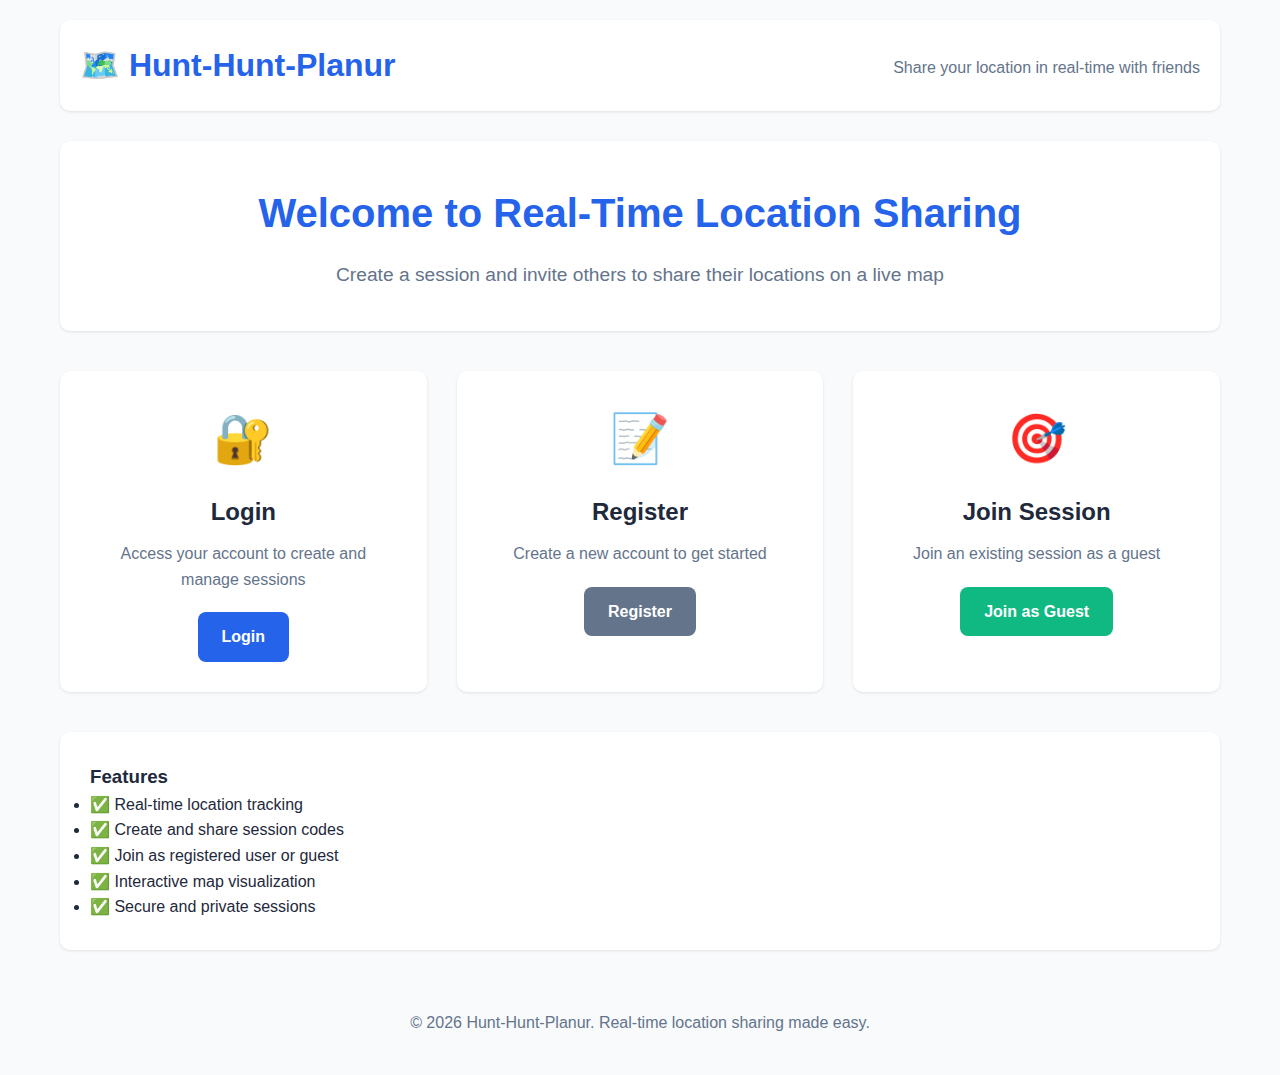
<file: index.html>
<!DOCTYPE html>
<html lang="en">
<head>
    <meta charset="UTF-8">
    <meta name="viewport" content="width=device-width, initial-scale=1.0">
    <title>Hunt-Hunt-Planur - Real-time Location Sharing</title>
    <link rel="stylesheet" href="css/style.css">
</head>
<body>
    <div class="container">
        <header>
            <h1>🗺️ Hunt-Hunt-Planur</h1>
            <p class="tagline">Share your location in real-time with friends</p>
        </header>

        <main class="home-content">
            <div class="hero-section">
                <h2>Welcome to Real-Time Location Sharing</h2>
                <p>Create a session and invite others to share their locations on a live map</p>
            </div>

            <div class="action-cards">
                <div class="card">
                    <div class="card-icon">🔐</div>
                    <h3>Login</h3>
                    <p>Access your account to create and manage sessions</p>
                    <a href="login.html" class="btn btn-primary">Login</a>
                </div>

                <div class="card">
                    <div class="card-icon">📝</div>
                    <h3>Register</h3>
                    <p>Create a new account to get started</p>
                    <a href="register.html" class="btn btn-secondary">Register</a>
                </div>

                <div class="card">
                    <div class="card-icon">🎯</div>
                    <h3>Join Session</h3>
                    <p>Join an existing session as a guest</p>
                    <a href="join.html" class="btn btn-accent">Join as Guest</a>
                </div>
            </div>

            <div class="features">
                <h3>Features</h3>
                <ul>
                    <li>✅ Real-time location tracking</li>
                    <li>✅ Create and share session codes</li>
                    <li>✅ Join as registered user or guest</li>
                    <li>✅ Interactive map visualization</li>
                    <li>✅ Secure and private sessions</li>
                </ul>
            </div>
        </main>

        <footer>
            <p>&copy; 2026 Hunt-Hunt-Planur. Real-time location sharing made easy.</p>
        </footer>
    </div>
</body>
</html>
</file>
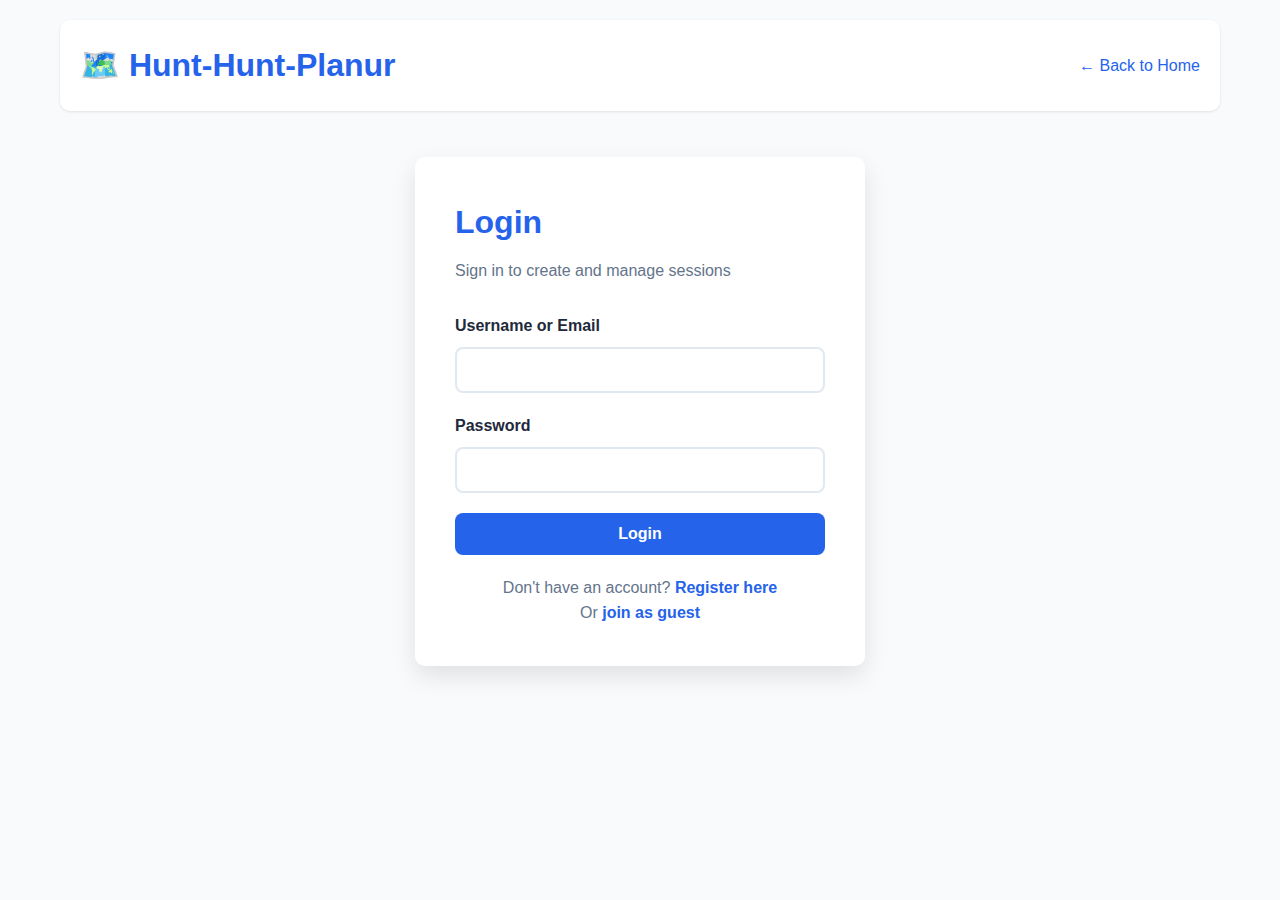
<file: login.html>
<!DOCTYPE html>
<html lang="en">
<head>
    <meta charset="UTF-8">
    <meta name="viewport" content="width=device-width, initial-scale=1.0">
    <title>Login - Hunt-Hunt-Planur</title>
    <link rel="stylesheet" href="css/style.css">
</head>
<body>
    <div class="container">
        <header>
            <h1>🗺️ Hunt-Hunt-Planur</h1>
            <a href="index.html" class="back-link">← Back to Home</a>
        </header>

        <main class="auth-content">
            <div class="auth-card">
                <h2>Login</h2>
                <p class="subtitle">Sign in to create and manage sessions</p>

                <div id="message" class="message"></div>

                <form id="loginForm" class="auth-form">
                    <div class="form-group">
                        <label for="username">Username or Email</label>
                        <input type="text" id="username" name="username" required>
                    </div>

                    <div class="form-group">
                        <label for="password">Password</label>
                        <input type="password" id="password" name="password" required>
                    </div>

                    <button type="submit" class="btn btn-primary btn-block">Login</button>
                </form>

                <div class="auth-footer">
                    <p>Don't have an account? <a href="register.html">Register here</a></p>
                    <p>Or <a href="join.html">join as guest</a></p>
                </div>
            </div>
        </main>
    </div>

    <script src="js/auth.js"></script>
</body>
</html>
</file>
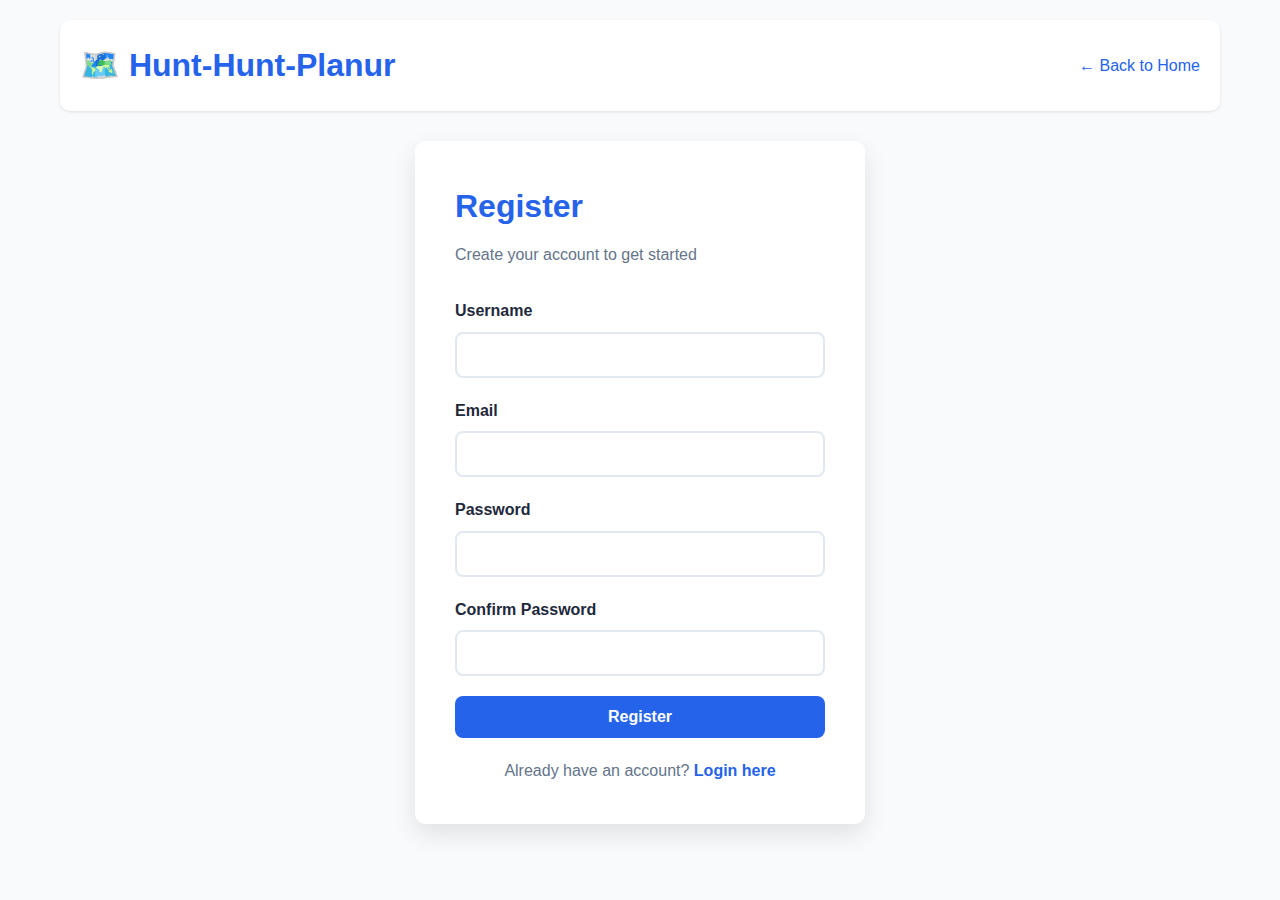
<file: register.html>
<!DOCTYPE html>
<html lang="en">
<head>
    <meta charset="UTF-8">
    <meta name="viewport" content="width=device-width, initial-scale=1.0">
    <title>Register - Hunt-Hunt-Planur</title>
    <link rel="stylesheet" href="css/style.css">
</head>
<body>
    <div class="container">
        <header>
            <h1>🗺️ Hunt-Hunt-Planur</h1>
            <a href="index.html" class="back-link">← Back to Home</a>
        </header>

        <main class="auth-content">
            <div class="auth-card">
                <h2>Register</h2>
                <p class="subtitle">Create your account to get started</p>

                <div id="message" class="message"></div>

                <form id="registerForm" class="auth-form">
                    <div class="form-group">
                        <label for="username">Username</label>
                        <input type="text" id="username" name="username" required minlength="3">
                    </div>

                    <div class="form-group">
                        <label for="email">Email</label>
                        <input type="email" id="email" name="email" required>
                    </div>

                    <div class="form-group">
                        <label for="password">Password</label>
                        <input type="password" id="password" name="password" required minlength="6">
                    </div>

                    <div class="form-group">
                        <label for="confirm_password">Confirm Password</label>
                        <input type="password" id="confirm_password" name="confirm_password" required>
                    </div>

                    <button type="submit" class="btn btn-primary btn-block">Register</button>
                </form>

                <div class="auth-footer">
                    <p>Already have an account? <a href="login.html">Login here</a></p>
                </div>
            </div>
        </main>
    </div>

    <script src="js/auth.js"></script>
</body>
</html>
</file>
<file: css/style.css>
/* Global Styles */
* {
    margin: 0;
    padding: 0;
    box-sizing: border-box;
}

:root {
    --primary-color: #2563eb;
    --secondary-color: #64748b;
    --accent-color: #10b981;
    --danger-color: #ef4444;
    --background: #f8fafc;
    --card-background: #ffffff;
    --text-primary: #1e293b;
    --text-secondary: #64748b;
    --border-color: #e2e8f0;
    --shadow: 0 1px 3px rgba(0, 0, 0, 0.1);
    --shadow-lg: 0 10px 25px rgba(0, 0, 0, 0.1);
}

body {
    font-family: -apple-system, BlinkMacSystemFont, 'Segoe UI', Roboto, Oxygen, Ubuntu, Cantarell, sans-serif;
    background: var(--background);
    color: var(--text-primary);
    line-height: 1.6;
}

.container {
    max-width: 1200px;
    margin: 0 auto;
    padding: 20px;
}

/* Header */
header {
    background: var(--card-background);
    padding: 20px;
    border-radius: 10px;
    box-shadow: var(--shadow);
    margin-bottom: 30px;
    display: flex;
    justify-content: space-between;
    align-items: center;
}

header h1 {
    font-size: 2rem;
    color: var(--primary-color);
}

.tagline {
    color: var(--text-secondary);
    margin-top: 5px;
}

.back-link {
    color: var(--primary-color);
    text-decoration: none;
    font-weight: 500;
}

.back-link:hover {
    text-decoration: underline;
}

.header-actions {
    display: flex;
    align-items: center;
    gap: 15px;
}

.user-display {
    color: var(--primary-color);
    font-weight: 600;
    font-size: 1rem;
    padding: 8px 16px;
    background: rgba(37, 99, 235, 0.1);
    border-radius: 6px;
    border: 1px solid rgba(37, 99, 235, 0.2);
}

.user-display:empty {
    display: none;
}

/* Buttons */
.btn {
    padding: 12px 24px;
    border: none;
    border-radius: 8px;
    font-size: 1rem;
    font-weight: 600;
    cursor: pointer;
    text-decoration: none;
    display: inline-block;
    text-align: center;
    transition: all 0.3s ease;
}

.btn-primary {
    background: var(--primary-color);
    color: white;
}

.btn-primary:hover {
    background: #1d4ed8;
    transform: translateY(-2px);
    box-shadow: var(--shadow-lg);
}

.btn-secondary {
    background: var(--secondary-color);
    color: white;
}

.btn-secondary:hover {
    background: #475569;
    transform: translateY(-2px);
}

.btn-accent {
    background: var(--accent-color);
    color: white;
}

.btn-accent:hover {
    background: #059669;
    transform: translateY(-2px);
}

.btn-danger {
    background: var(--danger-color);
    color: white;
}

.btn-danger:hover {
    background: #dc2626;
}

.btn-small {
    padding: 8px 16px;
    font-size: 0.875rem;
}

.btn-block {
    width: 100%;
}

/* Home Content */
.home-content {
    text-align: center;
}

.hero-section {
    background: var(--card-background);
    padding: 40px;
    border-radius: 10px;
    box-shadow: var(--shadow);
    margin-bottom: 40px;
}

.hero-section h2 {
    font-size: 2.5rem;
    margin-bottom: 15px;
    color: var(--primary-color);
}

.hero-section p {
    font-size: 1.2rem;
    color: var(--text-secondary);
}

/* Action Cards */
.action-cards {
    display: grid;
    grid-template-columns: repeat(auto-fit, minmax(280px, 1fr));
    gap: 30px;
    margin-bottom: 40px;
}

.card {
    background: var(--card-background);
    padding: 30px;
    border-radius: 10px;
    box-shadow: var(--shadow);
    transition: transform 0.3s ease, box-shadow 0.3s ease;
}

.card:hover {
    transform: translateY(-5px);
    box-shadow: var(--shadow-lg);
}

.card-icon {
    font-size: 3rem;
    margin-bottom: 15px;
}

.card h3 {
    font-size: 1.5rem;
    margin-bottom: 10px;
    color: var(--text-primary);
}

.card p {
    color: var(--text-secondary);
    margin-bottom: 20px;
}

/* Features */
.features {
    background: var(--card-background);
    padding: 30px;
    border-radius: 10px;
    box-shadow: var(--shadow);
    text-align: left;
}

.features-content {
    display: grid;
    grid-template-columns: 1fr 1fr;
    gap: 40px;
    align-items: center;
}

.features-text h3 {
    font-size: 1.8rem;
    margin-bottom: 20px;
    color: var(--primary-color);
}

.features-text ul {
    list-style: none;
    font-size: 1.1rem;
}

.features-text li {
    padding: 10px 0;
    color: var(--text-primary);
}

.features-image {
    display: flex;
    justify-content: center;
    align-items: center;
}

.features-image img {
    max-width: 100%;
    height: auto;
    border-radius: 10px;
    box-shadow: var(--shadow-lg);
}

/* Responsive: Stack on smaller screens */
@media (max-width: 768px) {
    .features-content {
        grid-template-columns: 1fr;
        gap: 30px;
    }
}

/* Auth Content */
.auth-content {
    display: flex;
    justify-content: center;
    align-items: center;
    min-height: 60vh;
}

.auth-card {
    background: var(--card-background);
    padding: 40px;
    border-radius: 10px;
    box-shadow: var(--shadow-lg);
    width: 100%;
    max-width: 450px;
}

.auth-card h2 {
    font-size: 2rem;
    margin-bottom: 10px;
    color: var(--primary-color);
}

.subtitle {
    color: var(--text-secondary);
    margin-bottom: 30px;
}

/* Forms */
.auth-form {
    margin-bottom: 20px;
}

.form-group {
    margin-bottom: 20px;
}

.form-group label {
    display: block;
    margin-bottom: 8px;
    font-weight: 600;
    color: var(--text-primary);
}

.form-group input {
    width: 100%;
    padding: 12px;
    border: 2px solid var(--border-color);
    border-radius: 8px;
    font-size: 1rem;
    transition: border-color 0.3s ease;
}

.form-group input:focus {
    outline: none;
    border-color: var(--primary-color);
}

/* Auth Divider */
.auth-divider {
    display: flex;
    align-items: center;
    text-align: center;
    margin: 20px 0;
    color: var(--text-secondary);
}

.auth-divider::before,
.auth-divider::after {
    content: '';
    flex: 1;
    border-bottom: 1px solid var(--border-color);
}

.auth-divider span {
    padding: 0 15px;
    font-size: 0.875rem;
    font-weight: 500;
}

/* Google Sign-In Container */
.google-signin-container {
    display: flex;
    justify-content: center;
    margin: 20px 0;
}

.auth-footer {
    text-align: center;
    color: var(--text-secondary);
}

.auth-footer a {
    color: var(--primary-color);
    text-decoration: none;
    font-weight: 600;
}

.auth-footer a:hover {
    text-decoration: underline;
}

/* Messages */
.message {
    padding: 15px;
    border-radius: 8px;
    margin-bottom: 20px;
    display: none;
}

.message.success {
    background: #d1fae5;
    color: #065f46;
    border: 1px solid #10b981;
    display: block;
}

.message.error {
    background: #fee2e2;
    color: #991b1b;
    border: 1px solid #ef4444;
    display: block;
}

.message.info {
    background: #dbeafe;
    color: #1e40af;
    border: 1px solid #2563eb;
    display: block;
}

/* Dashboard */
.dashboard-content {
    background: var(--card-background);
    padding: 30px;
    border-radius: 10px;
    box-shadow: var(--shadow);
}

.dashboard-header {
    display: flex;
    justify-content: space-between;
    align-items: center;
    margin-bottom: 30px;
}

.dashboard-header h2 {
    font-size: 2rem;
    color: var(--primary-color);
}

/* Sessions */
.sessions-section {
    margin-top: 30px;
}

.sessions-section h3 {
    font-size: 1.5rem;
    margin-bottom: 20px;
    color: var(--text-primary);
}

.sessions-list {
    display: grid;
    gap: 20px;
}

.session-item {
    background: var(--background);
    padding: 20px;
    border-radius: 8px;
    border: 2px solid var(--border-color);
    display: flex;
    justify-content: space-between;
    align-items: center;
    transition: border-color 0.3s ease;
}

.session-item:hover {
    border-color: var(--primary-color);
}

.session-details h4 {
    font-size: 1.2rem;
    margin-bottom: 5px;
    color: var(--text-primary);
}

.session-code {
    font-weight: bold;
    color: var(--primary-color);
    font-size: 1.1rem;
}

.session-meta {
    color: var(--text-secondary);
    font-size: 0.9rem;
}

.session-actions {
    display: flex;
    gap: 10px;
}

/* Modal */
.modal {
    display: none;
    position: fixed;
    z-index: 1000;
    left: 0;
    top: 0;
    width: 100%;
    height: 100%;
    background-color: rgba(0, 0, 0, 0.5);
}

.modal.active {
    display: flex;
    justify-content: center;
    align-items: center;
}

.modal-content {
    background: var(--card-background);
    padding: 30px;
    border-radius: 10px;
    width: 90%;
    max-width: 500px;
    position: relative;
}

.close {
    position: absolute;
    right: 20px;
    top: 15px;
    font-size: 2rem;
    cursor: pointer;
    color: var(--text-secondary);
}

.close:hover {
    color: var(--text-primary);
}

/* Session Page */
.session-container {
    height: 100vh;
    display: flex;
    flex-direction: column;
}

.session-header {
    background: var(--card-background);
    padding: 15px 20px;
    box-shadow: var(--shadow);
    display: flex;
    justify-content: space-between;
    align-items: center;
}

.session-info h1 {
    font-size: 1.5rem;
    color: var(--primary-color);
    margin-bottom: 5px;
}

.session-code-display {
    color: var(--text-secondary);
    font-size: 0.9rem;
}

.session-code-display strong {
    color: var(--primary-color);
    font-size: 1.1rem;
}

.session-layout {
    display: flex;
    flex: 1;
    overflow: hidden;
}

/* Map */
.map-container {
    flex: 1;
    position: relative;
}

#map {
    width: 100%;
    height: 100%;
}

.map-controls {
    position: absolute;
    bottom: 20px;
    left: 20px;
    display: flex;
    gap: 10px;
    z-index: 1000;
}

/* Participants Sidebar */
.participants-sidebar {
    width: 300px;
    background: var(--card-background);
    padding: 20px;
    overflow-y: auto;
    border-left: 1px solid var(--border-color);
}

.participants-sidebar h3 {
    font-size: 1.3rem;
    margin-bottom: 20px;
    color: var(--primary-color);
}

.participants-list {
    display: flex;
    flex-direction: column;
    gap: 15px;
}

.participant-item {
    background: var(--background);
    padding: 15px;
    border-radius: 8px;
    border-left: 4px solid var(--primary-color);
    transition: all 0.2s ease;
    display: flex;
    justify-content: space-between;
    align-items: center;
    gap: 10px;
}

.participant-info {
    flex: 1;
    min-width: 0;
}

.participant-item:not(.offline) .participant-info:hover {
    cursor: pointer;
}

.participant-item:not(.offline):hover {
    background: rgba(37, 99, 235, 0.05);
    transform: translateX(5px);
    box-shadow: var(--shadow);
}

.participant-item.offline {
    opacity: 0.6;
    border-left-color: var(--text-secondary);
}

.participant-name {
    font-weight: 600;
    color: var(--text-primary);
    margin-bottom: 5px;
}

.participant-status {
    font-size: 0.85rem;
    color: var(--text-secondary);
}

.participant-status.online {
    color: var(--accent-color);
}

.participant-menu-container {
    position: relative;
}

.participant-menu-btn {
    background: transparent;
    border: none;
    color: var(--text-secondary);
    font-size: 1.5rem;
    font-weight: bold;
    cursor: pointer;
    padding: 5px 10px;
    border-radius: 4px;
    transition: all 0.2s ease;
    line-height: 1;
}

.participant-menu-btn:hover {
    background: rgba(100, 116, 139, 0.1);
    color: var(--text-primary);
}

.participant-menu-dropdown {
    position: absolute;
    right: 0;
    top: 100%;
    margin-top: 5px;
    background: var(--card-background);
    border: 1px solid var(--border-color);
    border-radius: 8px;
    box-shadow: var(--shadow-lg);
    min-width: 160px;
    z-index: 1000;
    display: none;
    overflow: hidden;
}

.participant-menu-dropdown.show {
    display: block;
}

.menu-item {
    width: 100%;
    padding: 12px 16px;
    border: none;
    background: transparent;
    text-align: left;
    cursor: pointer;
    font-size: 0.95rem;
    color: var(--text-primary);
    transition: background 0.2s ease;
    display: flex;
    align-items: center;
    gap: 8px;
}

.menu-item:hover {
    background: var(--background);
}

.menu-item-danger {
    color: var(--danger-color);
}

.menu-item-danger:hover {
    background: rgba(239, 68, 68, 0.1);
}

/* Map Markers */
.custom-marker {
    background: transparent;
    border: none;
}

.temporary-marker {
    animation: fadeInOut 10s ease-in-out;
}

@keyframes fadeInOut {
    0% {
        opacity: 0;
    }
    10% {
        opacity: 0.6;
    }
    90% {
        opacity: 0.6;
    }
    100% {
        opacity: 0;
    }
}

/* Profile Page */
.profile-container {
    max-width: 600px;
    margin: 0 auto;
}

.profile-card {
    background: var(--card-background);
    padding: 30px;
    border-radius: 10px;
    box-shadow: var(--shadow);
}

.profile-card h2 {
    margin-bottom: 30px;
    color: var(--primary-color);
}

.profile-picture-section {
    display: flex;
    flex-direction: column;
    align-items: center;
    margin-bottom: 30px;
    padding-bottom: 30px;
    border-bottom: 1px solid var(--border-color);
}

.profile-picture-preview {
    margin-bottom: 20px;
}

.profile-picture-preview img {
    width: 150px;
    height: 150px;
    border-radius: 50%;
    object-fit: cover;
    border: 4px solid var(--primary-color);
}

.profile-picture-placeholder {
    width: 150px;
    height: 150px;
    border-radius: 50%;
    background: var(--primary-color);
    display: flex;
    align-items: center;
    justify-content: center;
    font-size: 3rem;
    font-weight: bold;
    color: white;
    border: 4px solid var(--primary-color);
}

.profile-picture-actions {
    display: flex;
    gap: 10px;
}

.form-help {
    display: block;
    margin-top: 5px;
    font-size: 0.85rem;
    color: var(--text-secondary);
}

/* Footer */
footer {
    text-align: center;
    padding: 20px;
    color: var(--text-secondary);
    margin-top: 40px;
}

/* Edit Button Icon */
.btn-icon {
    background: transparent;
    border: none;
    cursor: pointer;
    font-size: 1rem;
    padding: 4px 8px;
    margin-left: 8px;
    border-radius: 4px;
    transition: background 0.2s ease;
}

.btn-icon:hover {
    background: rgba(37, 99, 235, 0.1);
}

/* Loading */
.loading {
    text-align: center;
    color: var(--text-secondary);
    padding: 20px;
}

/* Responsive */
@media (max-width: 768px) {
    .action-cards {
        grid-template-columns: 1fr;
    }

    .session-layout {
        flex-direction: column;
    }

    .participants-sidebar {
        width: 100%;
        max-height: 200px;
        border-left: none;
        border-top: 1px solid var(--border-color);
    }

    .dashboard-header {
        flex-direction: column;
        gap: 15px;
        align-items: flex-start;
    }

    header {
        flex-direction: column;
        gap: 15px;
    }

    .session-header {
        flex-direction: column;
        gap: 10px;
    }
}

/* Filter Tabs */
.filter-tabs {
    display: flex;
    gap: 10px;
    margin-bottom: 20px;
    flex-wrap: wrap;
}

.filter-tab {
    padding: 10px 20px;
    border: 2px solid var(--border-color);
    background: var(--card-background);
    color: var(--text-primary);
    border-radius: 8px;
    font-size: 0.9rem;
    font-weight: 600;
    cursor: pointer;
    transition: all 0.3s ease;
}

.filter-tab:hover {
    border-color: var(--primary-color);
    background: rgba(37, 99, 235, 0.05);
}

.filter-tab.active {
    background: var(--primary-color);
    color: white;
    border-color: var(--primary-color);
}

/* Burger Menu */
.burger-menu-container {
    position: relative;
    z-index: 1000;
}

.burger-button {
    display: flex;
    flex-direction: column;
    justify-content: space-around;
    width: 40px;
    height: 40px;
    background: transparent;
    border: none;
    cursor: pointer;
    padding: 8px;
    z-index: 1001;
    transition: all 0.3s ease;
}

.burger-button:hover {
    background: rgba(37, 99, 235, 0.1);
    border-radius: 8px;
}

.burger-line {
    width: 100%;
    height: 3px;
    background: var(--primary-color);
    border-radius: 3px;
    transition: all 0.3s ease;
}

.burger-button.active .burger-line:nth-child(1) {
    transform: rotate(45deg) translate(8px, 8px);
}

.burger-button.active .burger-line:nth-child(2) {
    opacity: 0;
}

.burger-button.active .burger-line:nth-child(3) {
    transform: rotate(-45deg) translate(8px, -8px);
}

.burger-nav {
    position: fixed;
    top: 0;
    left: -300px;
    width: 280px;
    height: 100vh;
    background: var(--card-background);
    box-shadow: 2px 0 10px rgba(0, 0, 0, 0.1);
    transition: left 0.3s ease;
    z-index: 1002;
    overflow-y: auto;
}

.burger-nav.active {
    left: 0;
}

.burger-nav-header {
    display: flex;
    justify-content: space-between;
    align-items: center;
    padding: 20px;
    border-bottom: 2px solid var(--border-color);
    background: var(--primary-color);
    color: white;
}

.burger-nav-header h3 {
    margin: 0;
    font-size: 1.5rem;
}

.burger-close {
    background: transparent;
    border: none;
    font-size: 2rem;
    color: white;
    cursor: pointer;
    padding: 0;
    width: 40px;
    height: 40px;
    display: flex;
    align-items: center;
    justify-content: center;
    border-radius: 50%;
    transition: background 0.3s ease;
}

.burger-close:hover {
    background: rgba(255, 255, 255, 0.2);
}

.burger-nav-list {
    list-style: none;
    padding: 0;
    margin: 0;
}

.burger-nav-list li {
    border-bottom: 1px solid var(--border-color);
}

.burger-nav-list a,
.burger-nav-list button {
    display: block;
    padding: 16px 20px;
    color: var(--text-primary);
    text-decoration: none;
    font-size: 1.1rem;
    font-weight: 500;
    transition: all 0.3s ease;
    background: transparent;
    border: none;
    width: 100%;
    text-align: left;
    cursor: pointer;
}

.burger-nav-list a:hover,
.burger-nav-list button:hover {
    background: rgba(37, 99, 235, 0.1);
    color: var(--primary-color);
    padding-left: 30px;
}

.menu-user-info {
    padding: 16px 20px;
    background: rgba(37, 99, 235, 0.1);
    color: var(--primary-color);
    font-weight: 600;
    font-size: 1.1rem;
}

.nav-logout-btn {
    color: var(--danger-color) !important;
}

.nav-logout-btn:hover {
    background: rgba(239, 68, 68, 0.1) !important;
}

.burger-overlay {
    position: fixed;
    top: 0;
    left: 0;
    width: 100%;
    height: 100%;
    background: rgba(0, 0, 0, 0.5);
    opacity: 0;
    visibility: hidden;
    transition: all 0.3s ease;
    z-index: 1001;
}

.burger-overlay.active {
    opacity: 1;
    visibility: visible;
}

.menu-icon {
    width: 24px;
    height: 24px;
    vertical-align: middle;
    margin-right: 8px;
    filter: brightness(0) invert(1); /* Makes icon white to match text */
}

/* Responsive adjustments for burger menu */
@media (max-width: 768px) {
    .burger-nav {
        width: 100%;
        left: -100%;
    }
}
</file>
